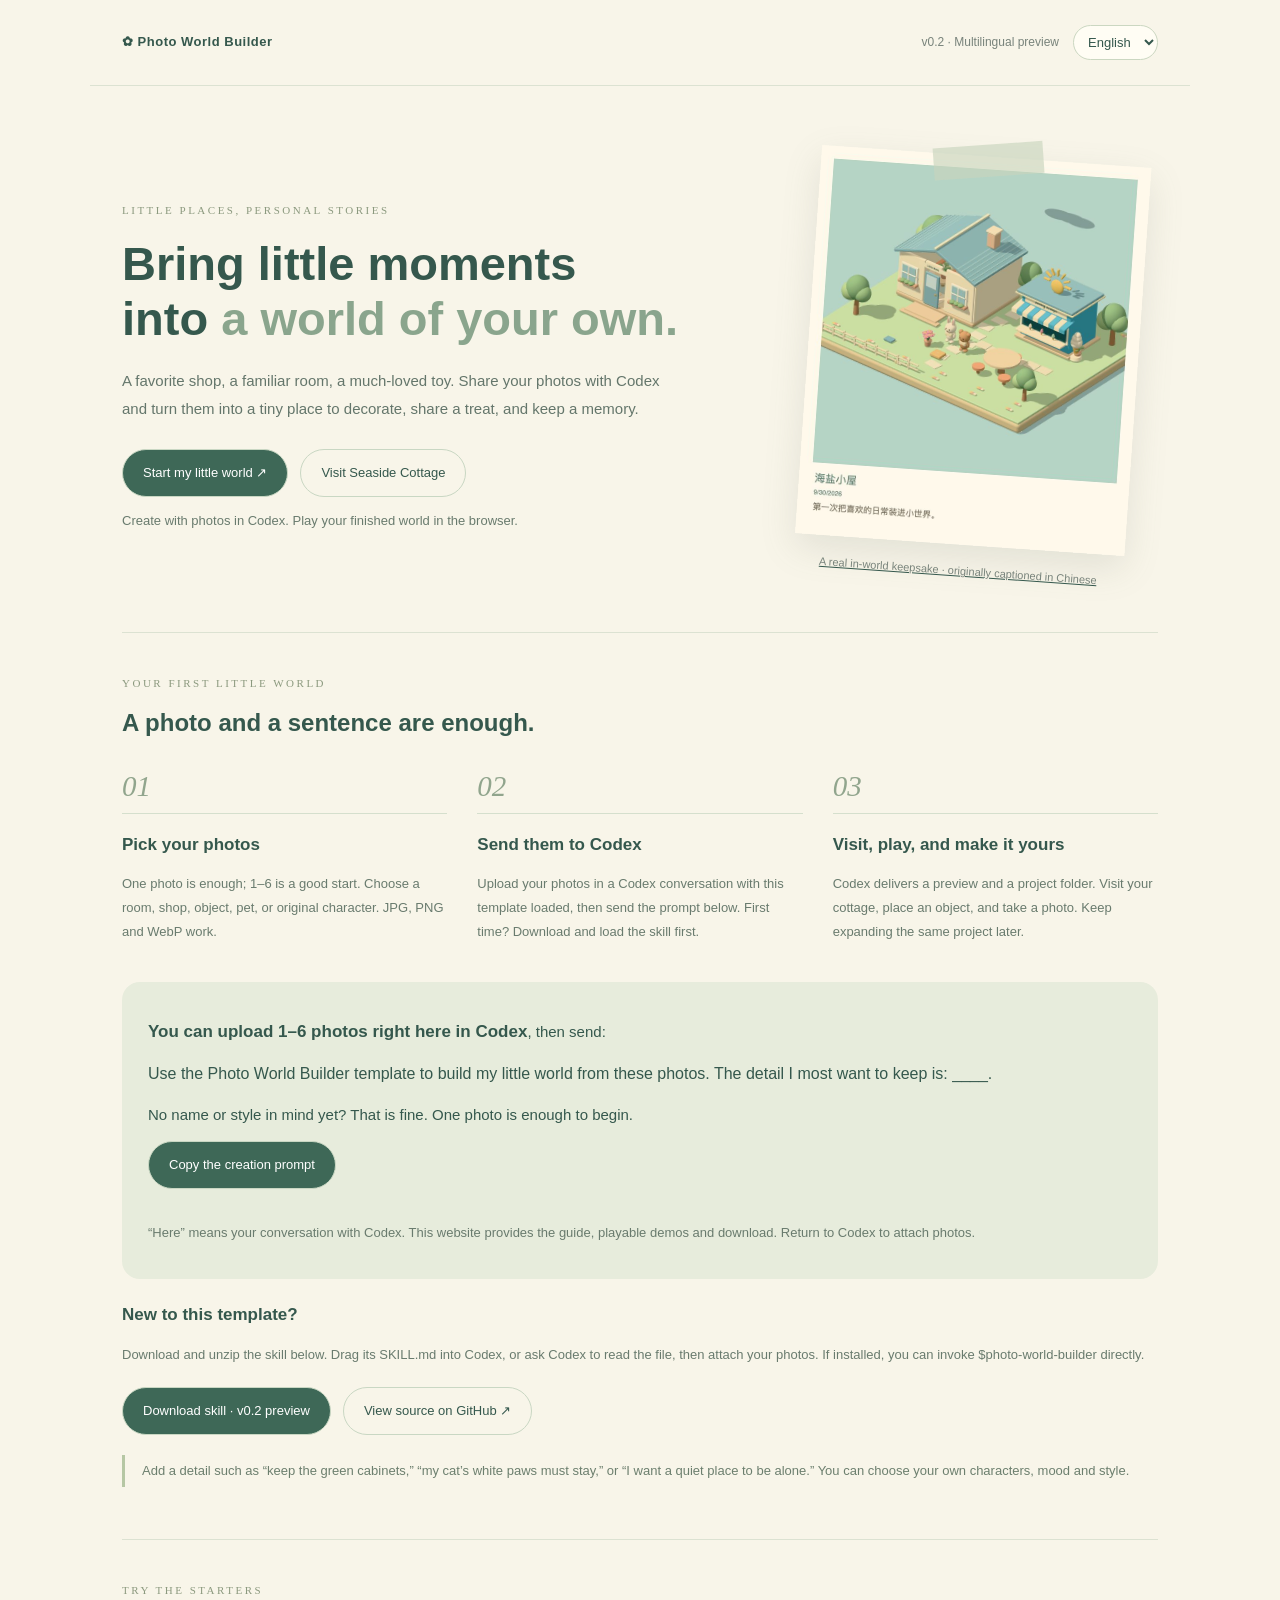
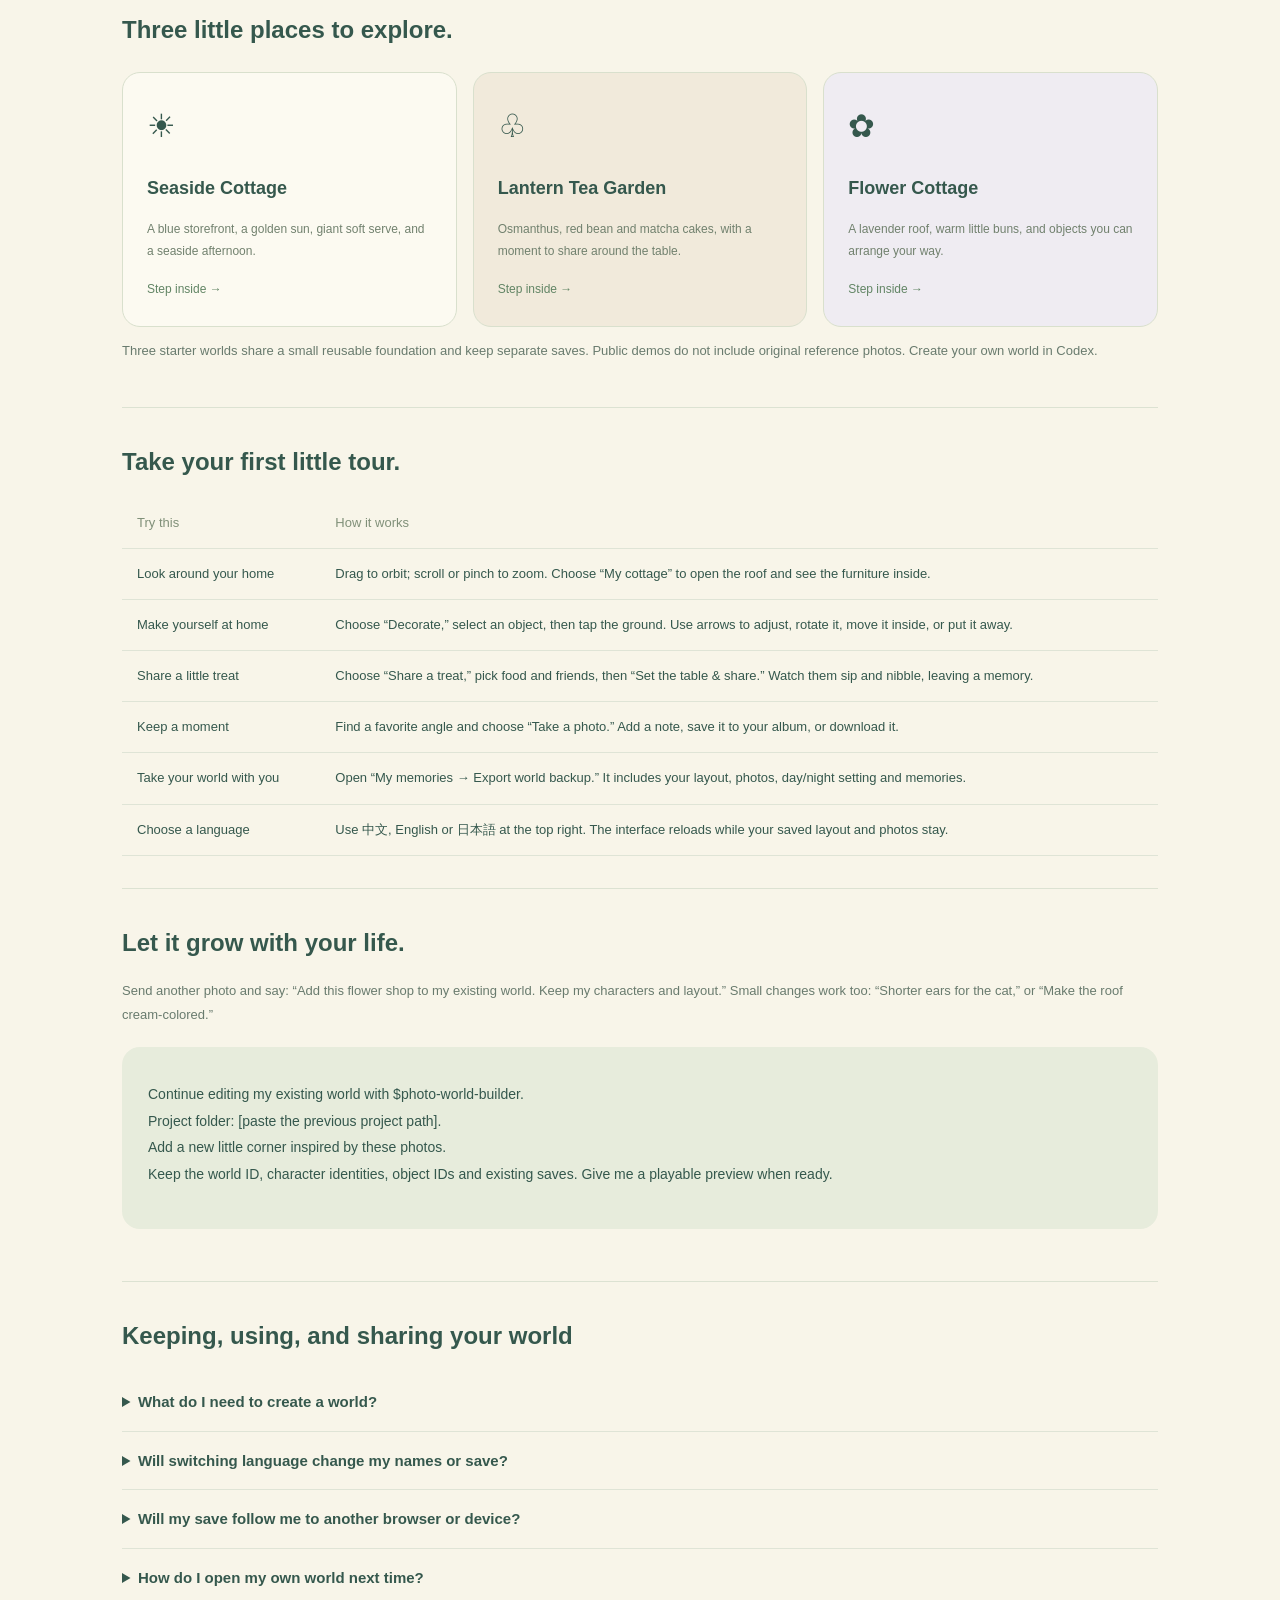
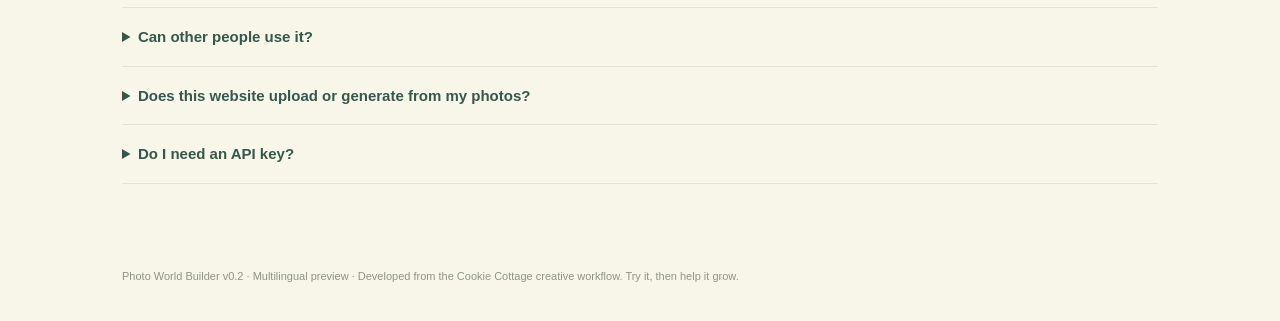
<file: index.html>
<!doctype html><html lang="en"><head><meta charset="utf-8"><meta name="viewport" content="width=device-width,initial-scale=1"><meta name="description" content="Turn 1–6 photos into your own playable little 3D world with Codex. 中文 / English / 日本語. Includes a reusable skill and three playable demos."><title>Photo World Builder</title><link rel="icon" href="data:,"><style>
:root{--ink:#35584d;--muted:#78837b;--paper:#f8f5e9;--leaf:#e1e9d7}*{box-sizing:border-box}body{margin:0;background:var(--paper);color:var(--ink);font:15px/1.85 -apple-system,BlinkMacSystemFont,'PingFang SC',sans-serif}a{color:inherit}header,main,footer{max-width:1100px;margin:auto;padding:25px 32px}header{display:flex;justify-content:space-between;gap:15px;border-bottom:1px solid #dce2d2;font-size:13px}.brand{font-weight:700;letter-spacing:2px}.tag{color:var(--muted);font-size:12px}.hero{display:grid;grid-template-columns:1.25fr .75fr;align-items:center;gap:45px;padding:45px 0 50px}.eyebrow{font:11px Georgia;letter-spacing:2.5px;color:#8b997e}h1{font-size:clamp(32px,4.1vw,48px);line-height:1.4;letter-spacing:2px;font-weight:600;margin:20px 0}h1 em{font-style:normal;color:#8aa58d}p{margin:12px 0}.intro{max-width:520px;color:#64766b;font-size:15px}.cta{display:flex;gap:12px;flex-wrap:wrap;margin-top:27px}.button,button{display:inline-block;padding:11px 20px;border:1px solid #c9d7c3;border-radius:24px;background:#3e6857;color:#fff;text-decoration:none;cursor:pointer;font:inherit;font-size:13px}.secondary{background:transparent;color:var(--ink)}.photo{max-width:330px;transform:rotate(4deg);margin:auto;position:relative}.photo img{display:block;width:100%;box-shadow:0 13px 36px #6e756627}.photo:before{content:'';position:absolute;top:-12px;left:34%;height:32px;width:110px;background:#c9d5bda3;transform:rotate(-8deg)}.photo small{display:block;text-align:center;margin-top:16px;color:var(--muted);font-size:11px}.section{border-top:1px solid #dce2d2;padding:32px 0}h2{font-size:24px;font-weight:600;margin:0 0 14px}h3{font-size:17px;margin:0 0 10px}.steps{display:grid;grid-template-columns:repeat(3,1fr);gap:30px;margin:25px 0}.number{font:italic 29px Georgia;color:#91a58d;border-bottom:1px solid #d5dfcd;padding-bottom:10px;margin-bottom:15px}.steps p,.small{font-size:13px;color:#697b6e}.prompt{background:#e7ecdc;border-radius:18px;padding:22px 26px;margin:20px 0;position:relative}.prompt pre{font:14px/1.9 -apple-system,BlinkMacSystemFont,'PingFang SC',sans-serif;white-space:pre-wrap;margin:12px 0 20px}.prompt .label{font-size:10px;letter-spacing:2px;color:#7b8d74}.examples{display:grid;grid-template-columns:repeat(3,1fr);gap:16px;margin-top:20px}.example{padding:24px;border:1px solid #d9e0cd;border-radius:18px;text-decoration:none;background:#fcfaf1}.example .symbol{display:block;font-size:32px;margin-bottom:16px}.example p{font-size:12px;color:#71816e}.example b{font-size:18px}.example span:last-child{font-size:12px;color:#628565}.example:nth-child(2){background:#f1eadb}.example:nth-child(3){background:#efecf2}.note{border-left:3px solid #b6c7a4;padding:4px 17px;margin:20px 0;color:#6c7f6e;font-size:13px}table{border-collapse:collapse;width:100%;font-size:13px}td,th{text-align:left;vertical-align:top;padding:13px 15px;border-bottom:1px solid #dfe4d6}th{color:#809079;font-weight:500}details{border-bottom:1px solid #dfe4d6;padding:15px 0}summary{cursor:pointer;font-weight:600}details p{font-size:13px;color:#6d7c70}code{background:#e8ebdf;padding:2px 5px;border-radius:4px;font-size:12px;overflow-wrap:anywhere}.subgrid{display:grid;grid-template-columns:1fr 1fr;gap:30px}.status{font-size:12px;color:#5f7d60;min-height:20px}footer{font-size:11px;color:#8b9685;padding-bottom:35px}li{margin:8px 0}a:focus-visible,button:focus-visible{outline:3px solid #b28753;outline-offset:3px}@media(max-width:700px){header,main,footer{padding-left:22px;padding-right:22px}.hero{grid-template-columns:1fr;gap:30px;padding:28px 0 38px}.photo{max-width:240px}.steps,.examples,.subgrid{grid-template-columns:1fr;gap:17px}.steps{margin:18px 0}.number{display:inline-block;font-size:24px;margin:0 12px 0 0;border:0}.steps h3{display:inline}.steps p{margin-left:39px}h2{font-size:22px}.example{padding:20px}.example .symbol{float:left;margin:0 20px 0 0}td,th{padding:11px 6px}.prompt{padding:18px}header .tag{max-width:140px;text-align:right}}

select{font:inherit;color:var(--ink);background:#fffdf4;border:1px solid #cbd7c1;border-radius:20px;padding:8px 10px}header{align-items:center;flex-wrap:wrap}.header-actions{display:flex;gap:14px;align-items:center}blockquote{margin:12px 0;font-size:16px;line-height:1.9}.prompt strong{font-size:17px}.downloads{display:flex;gap:12px;flex-wrap:wrap;margin-top:20px}.downloads a{font-size:13px}.hero .intro{max-width:560px}html[lang=en-US] h1{letter-spacing:0;font-size:clamp(32px,4vw,47px);line-height:1.18}html[lang=en-US] .brand{letter-spacing:.5px}html[lang=ja-JP] h1{letter-spacing:0}@media(max-width:700px){header{padding-top:18px;padding-bottom:18px;gap:8px}.header-actions{gap:8px}.tag{display:none}.hero{padding-top:24px}blockquote{font-size:15px}}
</style></head><body><header><span class="brand" id="brand">✿ Photo World Builder</span><div class="header-actions"><span class="tag" id="version">v0.2</span><select id="language" aria-label="Language / 语言 / 言語"><option value="zh">中文</option><option value="en">English</option><option value="ja">日本語</option></select></div></header><main id="content"></main><noscript>Please enable JavaScript. 请启用 JavaScript。JavaScript を有効にしてください。 <a href="photo-world-builder.zip">Download skill</a></noscript><footer id="footer"></footer><script type="module" src="guide.js"></script></body></html>
</file>
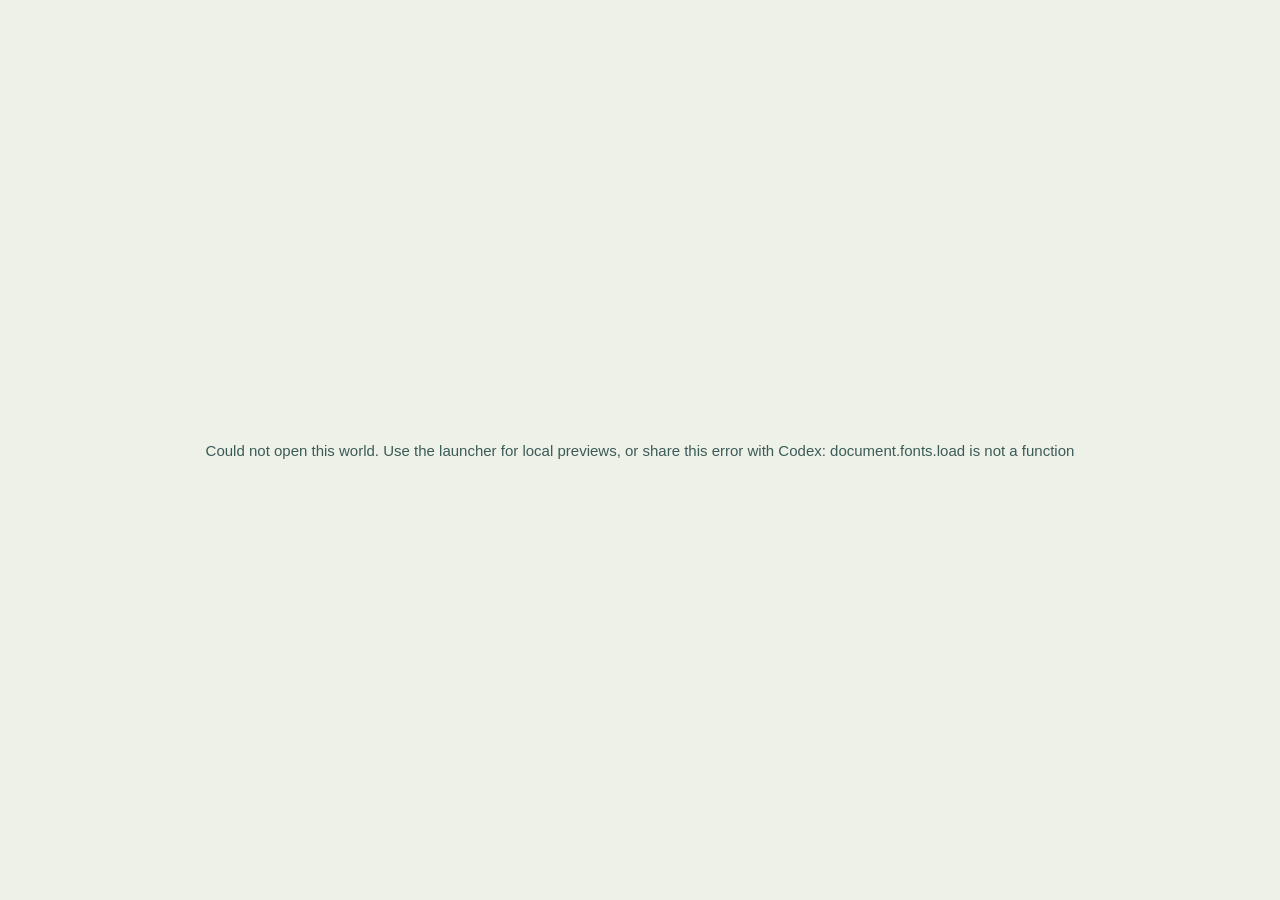
<file: examples/flower-garden/index.html>
<!doctype html><html lang="zh-CN"><head><meta charset="utf-8"><meta name="viewport" content="width=device-width,initial-scale=1,viewport-fit=cover"><title data-i18n="我的小世界">我的小世界</title><link rel="icon" href="data:,"><link rel="stylesheet" href="./style.css"><script type="importmap">{"imports":{"three":"./vendor/three.module.js"}}</script></head><body>
<div id="scene" data-i18n-aria="可以旋转观察的三维小世界" aria-label="可以旋转观察的三维小世界"></div>
<header><div><p class="eyebrow">A LITTLE WORLD OF YOUR OWN</p><h1 id="worldName" data-i18n="我的小世界">我的小世界</h1><p id="tagline"></p></div><div class="header-tools"><select id="language" data-i18n-aria="语言" aria-label="Language"><option value="zh">中文</option><option value="en">English</option><option value="ja">日本語</option></select><button id="night" class="round" data-i18n-aria="切换日夜" aria-label="切换日夜" data-i18n-title="切换日夜" title="切换日夜">☾</button></div></header>
<nav data-i18n-aria="去哪里" aria-label="去哪里"><button data-view="all" aria-pressed="true" data-i18n="整个世界">整个世界</button><button data-view="home" data-i18n="我的小屋">我的小屋</button><button data-view="shop" id="shopNav" data-i18n="街角小店">街角小店</button><button data-view="table" data-i18n="一起坐坐">一起坐坐</button></nav>
<div id="welcome" class="speech"><span data-i18n="欢迎回家。">欢迎回家。</span><small data-i18n="拖动画面看看四周，或点小屋走近一点。">拖动画面看看四周，或点小屋走近一点。</small></div><div id="status" role="status" aria-live="polite"></div>
<section id="tray" hidden data-i18n-aria="互动面板" aria-label="互动面板"><div class="tray-head"><div><span class="eyebrow" id="trayEyebrow"></span><h2 id="trayTitle"></h2></div><button id="closeTray" class="round" data-i18n-aria="收起面板" aria-label="收起面板">×</button></div><div id="trayBody"></div></section>
<a class="guide-link" data-guide-link href="../../index.html" data-i18n="返回模板指南">返回模板指南</a><footer><button id="decorate"><span>✿</span><b data-i18n="布置小窝">布置小窝</b></button><button id="share"><span>♧</span><b data-i18n="一起吃喝">一起吃喝</b></button><button id="photo"><span>▣</span><b data-i18n="拍张纪念照">拍张纪念照</b></button><button id="memories"><span>♡</span><b data-i18n="我的回忆">我的回忆</b></button></footer>
<dialog id="modal"><div class="modal-head"><h2 id="modalTitle"></h2><button id="closeModal" class="round" data-i18n-aria="关闭窗口" aria-label="关闭窗口">×</button></div><div id="modalBody"></div></dialog><div id="loading"><span data-i18n="正在打开你的小世界…">正在打开你的小世界…</span></div><noscript data-i18n="请启用 JavaScript。">请启用 JavaScript。</noscript>
<script type="module">import {t,initLanguageUI} from './i18n.js';initLanguageUI();import('./world.js').catch(e=>{document.querySelector('#loading').textContent=t('小世界暂时没有打开。请用启动文件打开本地预览；若仍失败，把这句话发给 Codex：')+e.message;console.error(e);});</script></body></html>
</file>
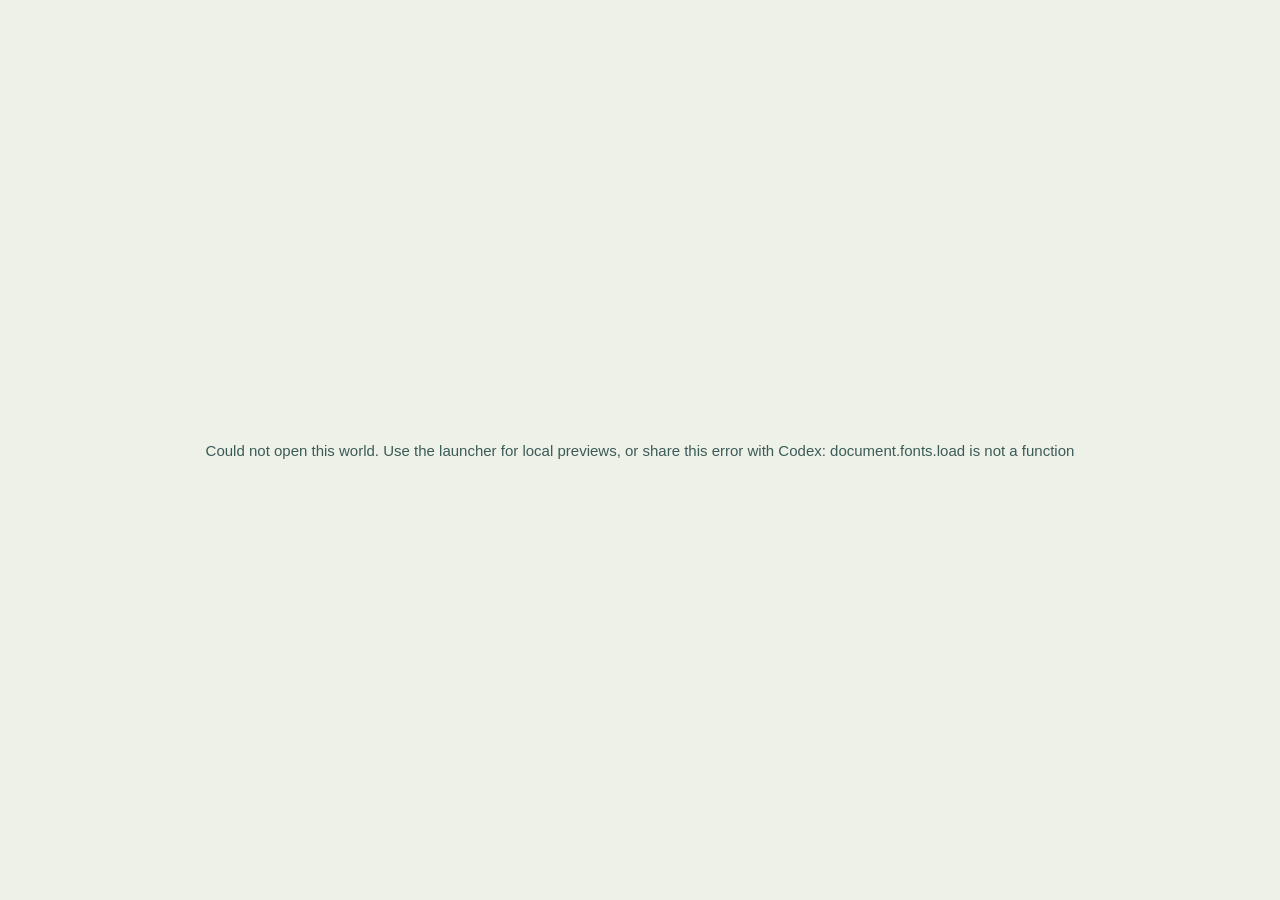
<file: photo-world-builder/assets/starter/index.html>
<!doctype html><html lang="zh-CN"><head><meta charset="utf-8"><meta name="viewport" content="width=device-width,initial-scale=1,viewport-fit=cover"><title data-i18n="我的小世界">我的小世界</title><link rel="icon" href="data:,"><link rel="stylesheet" href="./style.css"><script type="importmap">{"imports":{"three":"./vendor/three.module.js"}}</script></head><body>
<div id="scene" data-i18n-aria="可以旋转观察的三维小世界" aria-label="可以旋转观察的三维小世界"></div>
<header><div><p class="eyebrow">A LITTLE WORLD OF YOUR OWN</p><h1 id="worldName" data-i18n="我的小世界">我的小世界</h1><p id="tagline"></p></div><div class="header-tools"><select id="language" data-i18n-aria="语言" aria-label="Language"><option value="zh">中文</option><option value="en">English</option><option value="ja">日本語</option></select><button id="night" class="round" data-i18n-aria="切换日夜" aria-label="切换日夜" data-i18n-title="切换日夜" title="切换日夜">☾</button></div></header>
<nav data-i18n-aria="去哪里" aria-label="去哪里"><button data-view="all" aria-pressed="true" data-i18n="整个世界">整个世界</button><button data-view="home" data-i18n="我的小屋">我的小屋</button><button data-view="shop" id="shopNav" data-i18n="街角小店">街角小店</button><button data-view="table" data-i18n="一起坐坐">一起坐坐</button></nav>
<div id="welcome" class="speech"><span data-i18n="欢迎回家。">欢迎回家。</span><small data-i18n="拖动画面看看四周，或点小屋走近一点。">拖动画面看看四周，或点小屋走近一点。</small></div><div id="status" role="status" aria-live="polite"></div>
<section id="tray" hidden data-i18n-aria="互动面板" aria-label="互动面板"><div class="tray-head"><div><span class="eyebrow" id="trayEyebrow"></span><h2 id="trayTitle"></h2></div><button id="closeTray" class="round" data-i18n-aria="收起面板" aria-label="收起面板">×</button></div><div id="trayBody"></div></section>
<footer><button id="decorate"><span>✿</span><b data-i18n="布置小窝">布置小窝</b></button><button id="share"><span>♧</span><b data-i18n="一起吃喝">一起吃喝</b></button><button id="photo"><span>▣</span><b data-i18n="拍张纪念照">拍张纪念照</b></button><button id="memories"><span>♡</span><b data-i18n="我的回忆">我的回忆</b></button></footer>
<dialog id="modal"><div class="modal-head"><h2 id="modalTitle"></h2><button id="closeModal" class="round" data-i18n-aria="关闭窗口" aria-label="关闭窗口">×</button></div><div id="modalBody"></div></dialog><div id="loading"><span data-i18n="正在打开你的小世界…">正在打开你的小世界…</span></div><noscript data-i18n="请启用 JavaScript。">请启用 JavaScript。</noscript>
<script type="module">import {t,initLanguageUI} from './i18n.js';initLanguageUI();import('./world.js').catch(e=>{document.querySelector('#loading').textContent=t('小世界暂时没有打开。请用启动文件打开本地预览；若仍失败，把这句话发给 Codex：')+e.message;console.error(e);});</script></body></html>
</file>
<file: examples/flower-garden/style.css>
@font-face{font-family:WorldRound;src:url('./vendor/Chewy-Regular.ttf')}*{box-sizing:border-box}body{margin:0;overflow:hidden;background:#e7efef;color:#3c5b58;font:14px -apple-system,BlinkMacSystemFont,'PingFang SC',sans-serif}button,input{font:inherit}button{cursor:pointer;color:inherit;touch-action:manipulation}button:focus-visible,input:focus-visible{outline:3px solid #b48047;outline-offset:3px}button:disabled{opacity:.55;cursor:wait}[hidden]{display:none!important}#scene{position:fixed;inset:0}#scene canvas{display:block;touch-action:none}header{position:fixed;top:max(22px,env(safe-area-inset-top));left:34px;right:34px;display:flex;justify-content:space-between;pointer-events:none}header>div{max-width:85%;text-shadow:0 1px 10px #fff8}header button{pointer-events:auto}.eyebrow{font:10px Georgia,serif;letter-spacing:2px;color:#668d85;margin:0 0 7px}h1{font-size:27px;letter-spacing:1px;margin:0;font-weight:650}#tagline{margin:7px 0 0;font-size:12px;opacity:.85}.round{border:1px solid #fff9;background:#fffaf0d9;border-radius:50%;width:38px;height:38px;font-size:21px;display:grid;place-items:center;flex-shrink:0;box-shadow:0 3px 12px #4b675811}nav{position:fixed;top:130px;left:30px;display:flex;gap:7px;max-width:calc(100vw - 60px);flex-wrap:wrap}nav button{border:1px solid #fff9;border-radius:24px;background:#fffaf0bb;padding:9px 15px;font-size:12px}nav button[aria-pressed=true]{background:#426e63;color:#fff}footer{position:fixed;bottom:max(20px,env(safe-area-inset-bottom));left:50%;transform:translateX(-50%);display:flex;gap:10px;background:#fffaf0eb;border:1px solid #fff;border-radius:28px;padding:9px 14px;box-shadow:0 6px 35px #325f571a;backdrop-filter:blur(12px)}footer button{display:flex;gap:7px;align-items:center;border:0;border-radius:18px;background:transparent;padding:11px 12px;white-space:nowrap;font-size:13px}footer button:hover,footer button.on{background:#e8eee0}footer span{font:22px Georgia}.speech{position:fixed;bottom:112px;left:34px;max-width:270px;padding:16px 19px;background:#fffaf0de;border-radius:3px 20px 20px 20px;box-shadow:0 7px 30px #64867e10;pointer-events:none}.speech span{font-size:15px}.speech small{display:block;font-size:11px;line-height:1.8;opacity:.7;margin-top:6px}#status{position:fixed;top:195px;left:50%;transform:translateX(-50%);max-width:90%;border-radius:20px;padding:10px 18px;background:#3c675cf0;color:#fff;font-size:12px;text-align:center;pointer-events:none;opacity:0;transition:opacity .2s;z-index:6}#status.show{opacity:1}#tray{position:fixed;right:24px;bottom:108px;width:320px;max-height:calc(100dvh - 305px);overflow:auto;background:#fffaf3f2;padding:22px;border:1px solid #fff;border-radius:24px;box-shadow:0 12px 40px #45645c20;backdrop-filter:blur(14px)}.tray-head,.modal-head{display:flex;justify-content:space-between;gap:12px;align-items:center;margin-bottom:15px}h2{font-size:19px;margin:0}.tray-head .round{width:29px;height:29px}#tray p{font-size:12px;line-height:1.85;color:#708078}.choices{display:flex;gap:7px;flex-wrap:wrap;margin:10px 0 15px}.choices button,.soft{background:#eff1e6;border:1px solid #dfe4d8;border-radius:14px;padding:9px 12px;font-size:12px}.choices button[aria-pressed=true]{background:#426e63;color:#fff;border-color:#426e63}.primary{border:0;background:#426e63;color:#fff;border-radius:14px;padding:12px 18px;font-size:13px}.wide{width:100%;margin-top:12px}.small-label{display:block;font-size:11px;letter-spacing:.5px;color:#7d8c81;margin:15px 0 7px}.dpad{display:grid;grid-template-columns:1fr 1fr 1fr;gap:6px}.dpad button{border:0;background:#eeeede;border-radius:12px;padding:11px}.dpad button:first-child{grid-column:2}.dpad .blank{grid-column:1}.row{display:flex;gap:8px;align-items:center;flex-wrap:wrap;margin-top:10px}.note{padding:12px;background:#f0eddd;border-radius:12px;font-size:12px;line-height:1.7}input[type=text]{display:block;width:100%;border:1px solid #dddacb;border-radius:10px;padding:12px;background:#fffdf7;color:#456257}dialog{width:min(740px,92vw);max-height:85dvh;padding:24px;border:1px solid #fff;border-radius:24px;background:#fffaf0;color:#3d6055;box-shadow:0 24px 80px #27423844}dialog::backdrop{background:#36554d60;backdrop-filter:blur(5px)}.photo-preview{display:block;max-width:100%;max-height:50dvh;margin:auto;box-shadow:0 5px 20px #474b3820}.album-grid{display:grid;grid-template-columns:repeat(auto-fit,minmax(150px,1fr));gap:15px;margin-top:22px}.album-grid img{width:100%;display:block}.album-grid figure{margin:0}.album-grid figcaption{font-size:11px;padding:8px 0;line-height:1.6}.album-grid a,.text-link{color:#406e5c;font-size:12px}.log{font-size:12px;padding-left:20px;line-height:2;color:#6b7e70}#loading{position:fixed;inset:0;display:grid;place-items:center;background:#edf1e8;z-index:40;padding:32px;text-align:center;font-size:15px}.ref-img{max-width:100%;max-height:300px;display:block;margin:15px auto}.reference{border-bottom:1px solid #e1e3d6;padding:15px 0}.reference p{font-size:12px;line-height:1.8}body.dark header,body.dark header .eyebrow{color:#ecf4e2}body.dark #tagline{color:#d3e0d1}
@media(max-width:600px){header{top:max(18px,env(safe-area-inset-top));left:20px;right:20px}h1{font-size:23px}header .eyebrow{font-size:8px;letter-spacing:1.6px}#tagline{font-size:11px;max-width:260px;line-height:1.6}nav{top:118px;left:16px;max-width:calc(100vw - 32px);gap:5px;flex-wrap:nowrap;overflow:auto;scrollbar-width:none}nav button{padding:9px 11px;white-space:nowrap;font-size:11px}footer{width:calc(100vw - 28px);bottom:max(13px,env(safe-area-inset-bottom));justify-content:space-around;padding:7px 4px;border-radius:23px;gap:0}footer button{flex-direction:column;font-size:10px;gap:4px;padding:5px 8px}footer span{font-size:22px}.speech{left:20px;bottom:106px;padding:13px 16px;max-width:245px}.speech small{font-size:10px}#tray{left:14px;right:14px;width:auto;bottom:94px;padding:18px;max-height:39dvh;border-radius:21px}#tray p{margin:5px 0;font-size:11px}#status{top:167px;width:max-content;max-width:90vw;font-size:11px;padding:9px 12px}.tray-head{margin-bottom:10px}h2{font-size:17px}.choices{margin:8px 0}.small-label{margin:11px 0 6px}dialog{padding:18px}.modal-head h2{font-size:18px}}
@media(prefers-reduced-motion:reduce){*{scroll-behavior:auto!important;transition:none!important}}

.header-tools{display:flex;gap:8px;align-items:flex-start;pointer-events:auto;flex-shrink:0}header>div:first-child{max-width:calc(100% - 145px)}#language{font:12px inherit;color:#365b4e;border:1px solid #fff9;background:#fffaf0e8;border-radius:18px;padding:10px 8px;max-width:100px;pointer-events:auto}footer b{font-weight:400}a.guide-link{position:fixed;right:28px;bottom:24px;font-size:11px;color:#456257;background:#fffaf0;padding:8px 12px;border-radius:20px}@media(max-width:600px){.header-tools{gap:5px}header>div:first-child{max-width:calc(100% - 124px)}#language{font-size:11px;padding:10px 5px;max-width:82px}header h1{font-size:21px}#tagline{line-height:1.4}nav{top:136px}a.guide-link{bottom:auto;top:182px;right:20px}#status{top:217px}footer button{white-space:normal;text-align:center;flex:1;line-height:1.3}footer b{max-width:85px}header .eyebrow{letter-spacing:.6px;font-size:7px}}
</file>
<file: photo-world-builder/assets/starter/style.css>
@font-face{font-family:WorldRound;src:url('./vendor/Chewy-Regular.ttf')}*{box-sizing:border-box}body{margin:0;overflow:hidden;background:#e7efef;color:#3c5b58;font:14px -apple-system,BlinkMacSystemFont,'PingFang SC',sans-serif}button,input{font:inherit}button{cursor:pointer;color:inherit;touch-action:manipulation}button:focus-visible,input:focus-visible{outline:3px solid #b48047;outline-offset:3px}button:disabled{opacity:.55;cursor:wait}[hidden]{display:none!important}#scene{position:fixed;inset:0}#scene canvas{display:block;touch-action:none}header{position:fixed;top:max(22px,env(safe-area-inset-top));left:34px;right:34px;display:flex;justify-content:space-between;pointer-events:none}header>div{max-width:85%;text-shadow:0 1px 10px #fff8}header button{pointer-events:auto}.eyebrow{font:10px Georgia,serif;letter-spacing:2px;color:#668d85;margin:0 0 7px}h1{font-size:27px;letter-spacing:1px;margin:0;font-weight:650}#tagline{margin:7px 0 0;font-size:12px;opacity:.85}.round{border:1px solid #fff9;background:#fffaf0d9;border-radius:50%;width:38px;height:38px;font-size:21px;display:grid;place-items:center;flex-shrink:0;box-shadow:0 3px 12px #4b675811}nav{position:fixed;top:130px;left:30px;display:flex;gap:7px;max-width:calc(100vw - 60px);flex-wrap:wrap}nav button{border:1px solid #fff9;border-radius:24px;background:#fffaf0bb;padding:9px 15px;font-size:12px}nav button[aria-pressed=true]{background:#426e63;color:#fff}footer{position:fixed;bottom:max(20px,env(safe-area-inset-bottom));left:50%;transform:translateX(-50%);display:flex;gap:10px;background:#fffaf0eb;border:1px solid #fff;border-radius:28px;padding:9px 14px;box-shadow:0 6px 35px #325f571a;backdrop-filter:blur(12px)}footer button{display:flex;gap:7px;align-items:center;border:0;border-radius:18px;background:transparent;padding:11px 12px;white-space:nowrap;font-size:13px}footer button:hover,footer button.on{background:#e8eee0}footer span{font:22px Georgia}.speech{position:fixed;bottom:112px;left:34px;max-width:270px;padding:16px 19px;background:#fffaf0de;border-radius:3px 20px 20px 20px;box-shadow:0 7px 30px #64867e10;pointer-events:none}.speech span{font-size:15px}.speech small{display:block;font-size:11px;line-height:1.8;opacity:.7;margin-top:6px}#status{position:fixed;top:195px;left:50%;transform:translateX(-50%);max-width:90%;border-radius:20px;padding:10px 18px;background:#3c675cf0;color:#fff;font-size:12px;text-align:center;pointer-events:none;opacity:0;transition:opacity .2s;z-index:6}#status.show{opacity:1}#tray{position:fixed;right:24px;bottom:108px;width:320px;max-height:calc(100dvh - 305px);overflow:auto;background:#fffaf3f2;padding:22px;border:1px solid #fff;border-radius:24px;box-shadow:0 12px 40px #45645c20;backdrop-filter:blur(14px)}.tray-head,.modal-head{display:flex;justify-content:space-between;gap:12px;align-items:center;margin-bottom:15px}h2{font-size:19px;margin:0}.tray-head .round{width:29px;height:29px}#tray p{font-size:12px;line-height:1.85;color:#708078}.choices{display:flex;gap:7px;flex-wrap:wrap;margin:10px 0 15px}.choices button,.soft{background:#eff1e6;border:1px solid #dfe4d8;border-radius:14px;padding:9px 12px;font-size:12px}.choices button[aria-pressed=true]{background:#426e63;color:#fff;border-color:#426e63}.primary{border:0;background:#426e63;color:#fff;border-radius:14px;padding:12px 18px;font-size:13px}.wide{width:100%;margin-top:12px}.small-label{display:block;font-size:11px;letter-spacing:.5px;color:#7d8c81;margin:15px 0 7px}.dpad{display:grid;grid-template-columns:1fr 1fr 1fr;gap:6px}.dpad button{border:0;background:#eeeede;border-radius:12px;padding:11px}.dpad button:first-child{grid-column:2}.dpad .blank{grid-column:1}.row{display:flex;gap:8px;align-items:center;flex-wrap:wrap;margin-top:10px}.note{padding:12px;background:#f0eddd;border-radius:12px;font-size:12px;line-height:1.7}input[type=text]{display:block;width:100%;border:1px solid #dddacb;border-radius:10px;padding:12px;background:#fffdf7;color:#456257}dialog{width:min(740px,92vw);max-height:85dvh;padding:24px;border:1px solid #fff;border-radius:24px;background:#fffaf0;color:#3d6055;box-shadow:0 24px 80px #27423844}dialog::backdrop{background:#36554d60;backdrop-filter:blur(5px)}.photo-preview{display:block;max-width:100%;max-height:50dvh;margin:auto;box-shadow:0 5px 20px #474b3820}.album-grid{display:grid;grid-template-columns:repeat(auto-fit,minmax(150px,1fr));gap:15px;margin-top:22px}.album-grid img{width:100%;display:block}.album-grid figure{margin:0}.album-grid figcaption{font-size:11px;padding:8px 0;line-height:1.6}.album-grid a,.text-link{color:#406e5c;font-size:12px}.log{font-size:12px;padding-left:20px;line-height:2;color:#6b7e70}#loading{position:fixed;inset:0;display:grid;place-items:center;background:#edf1e8;z-index:40;padding:32px;text-align:center;font-size:15px}.ref-img{max-width:100%;max-height:300px;display:block;margin:15px auto}.reference{border-bottom:1px solid #e1e3d6;padding:15px 0}.reference p{font-size:12px;line-height:1.8}body.dark header,body.dark header .eyebrow{color:#ecf4e2}body.dark #tagline{color:#d3e0d1}
@media(max-width:600px){header{top:max(18px,env(safe-area-inset-top));left:20px;right:20px}h1{font-size:23px}header .eyebrow{font-size:8px;letter-spacing:1.6px}#tagline{font-size:11px;max-width:260px;line-height:1.6}nav{top:118px;left:16px;max-width:calc(100vw - 32px);gap:5px;flex-wrap:nowrap;overflow:auto;scrollbar-width:none}nav button{padding:9px 11px;white-space:nowrap;font-size:11px}footer{width:calc(100vw - 28px);bottom:max(13px,env(safe-area-inset-bottom));justify-content:space-around;padding:7px 4px;border-radius:23px;gap:0}footer button{flex-direction:column;font-size:10px;gap:4px;padding:5px 8px}footer span{font-size:22px}.speech{left:20px;bottom:106px;padding:13px 16px;max-width:245px}.speech small{font-size:10px}#tray{left:14px;right:14px;width:auto;bottom:94px;padding:18px;max-height:39dvh;border-radius:21px}#tray p{margin:5px 0;font-size:11px}#status{top:167px;width:max-content;max-width:90vw;font-size:11px;padding:9px 12px}.tray-head{margin-bottom:10px}h2{font-size:17px}.choices{margin:8px 0}.small-label{margin:11px 0 6px}dialog{padding:18px}.modal-head h2{font-size:18px}}
@media(prefers-reduced-motion:reduce){*{scroll-behavior:auto!important;transition:none!important}}

.header-tools{display:flex;gap:8px;align-items:flex-start;pointer-events:auto;flex-shrink:0}header>div:first-child{max-width:calc(100% - 145px)}#language{font:12px inherit;color:#365b4e;border:1px solid #fff9;background:#fffaf0e8;border-radius:18px;padding:10px 8px;max-width:100px;pointer-events:auto}footer b{font-weight:400}a.guide-link{position:fixed;right:28px;bottom:24px;font-size:11px;color:#456257;background:#fffaf0;padding:8px 12px;border-radius:20px}@media(max-width:600px){.header-tools{gap:5px}header>div:first-child{max-width:calc(100% - 124px)}#language{font-size:11px;padding:10px 5px;max-width:82px}header h1{font-size:21px}#tagline{line-height:1.4}nav{top:136px}a.guide-link{bottom:auto;top:182px;right:20px}#status{top:217px}footer button{white-space:normal;text-align:center;flex:1;line-height:1.3}footer b{max-width:85px}header .eyebrow{letter-spacing:.6px;font-size:7px}}
</file>
